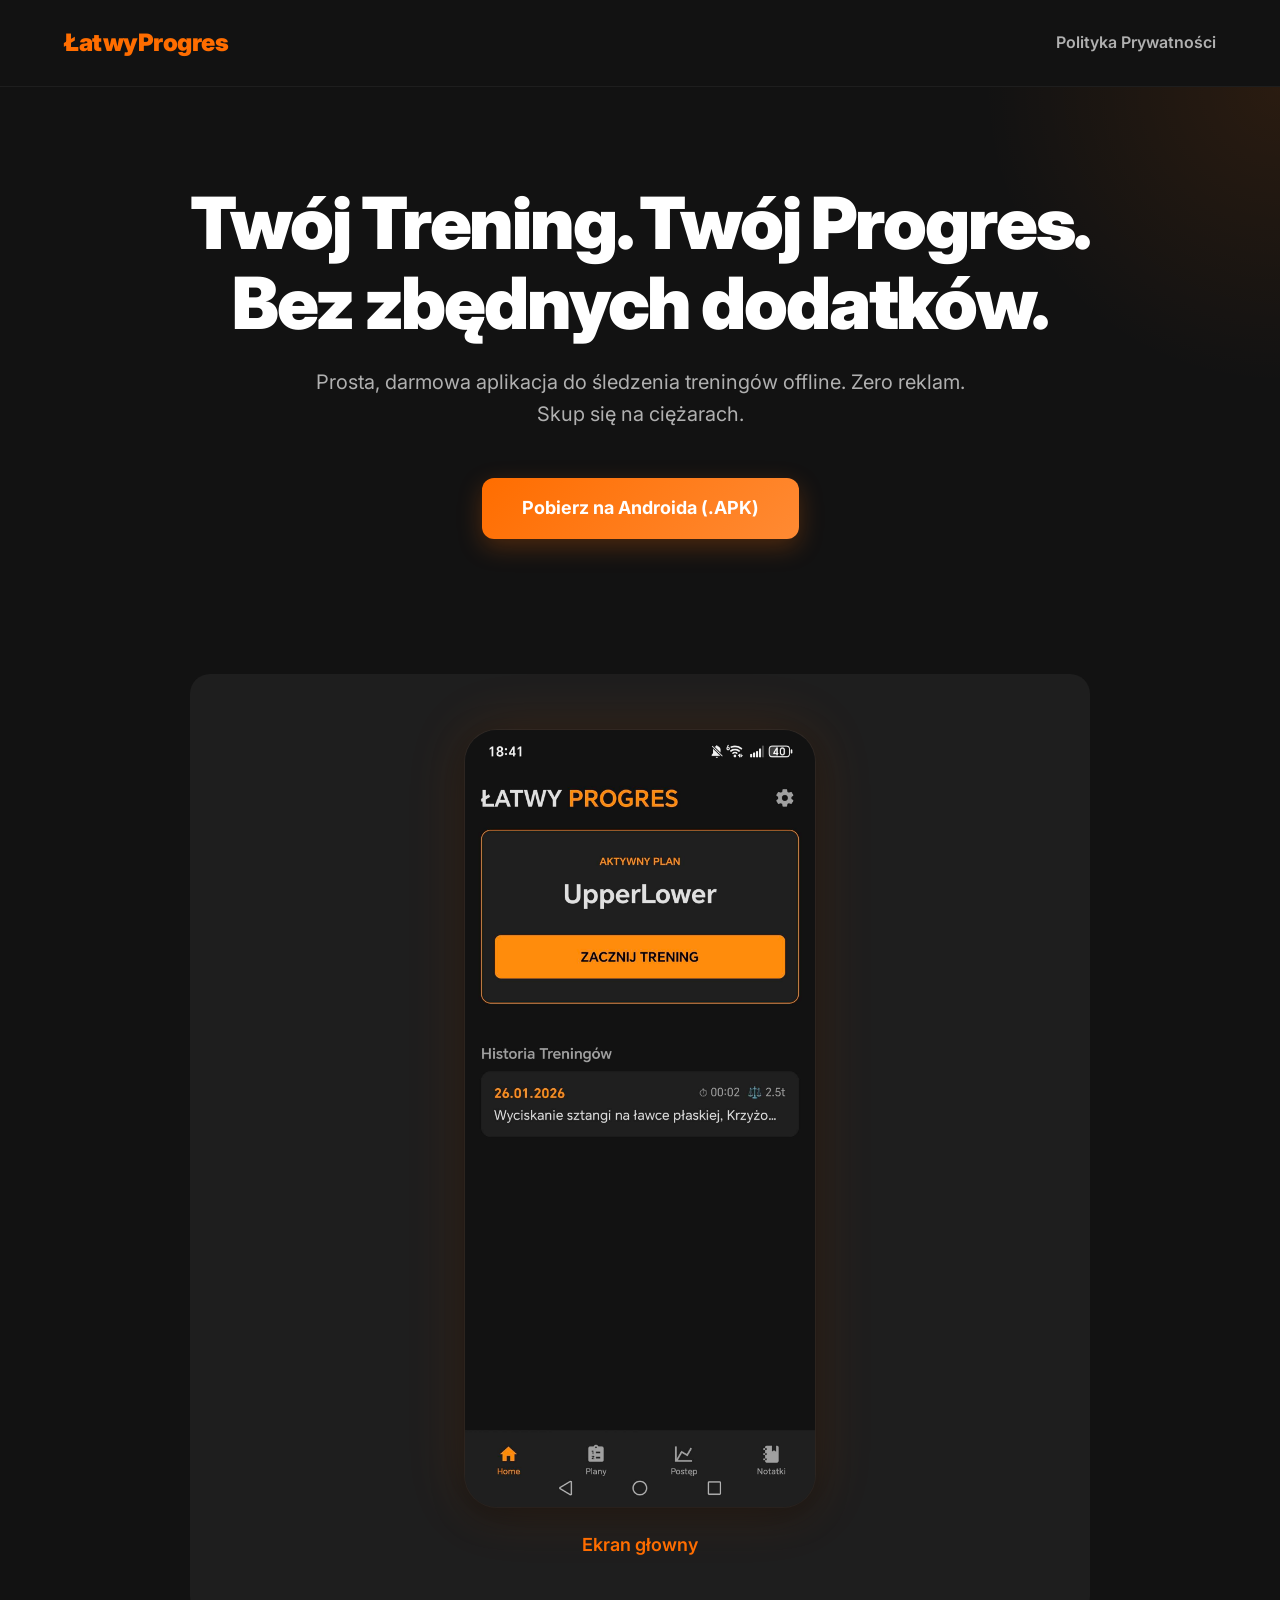
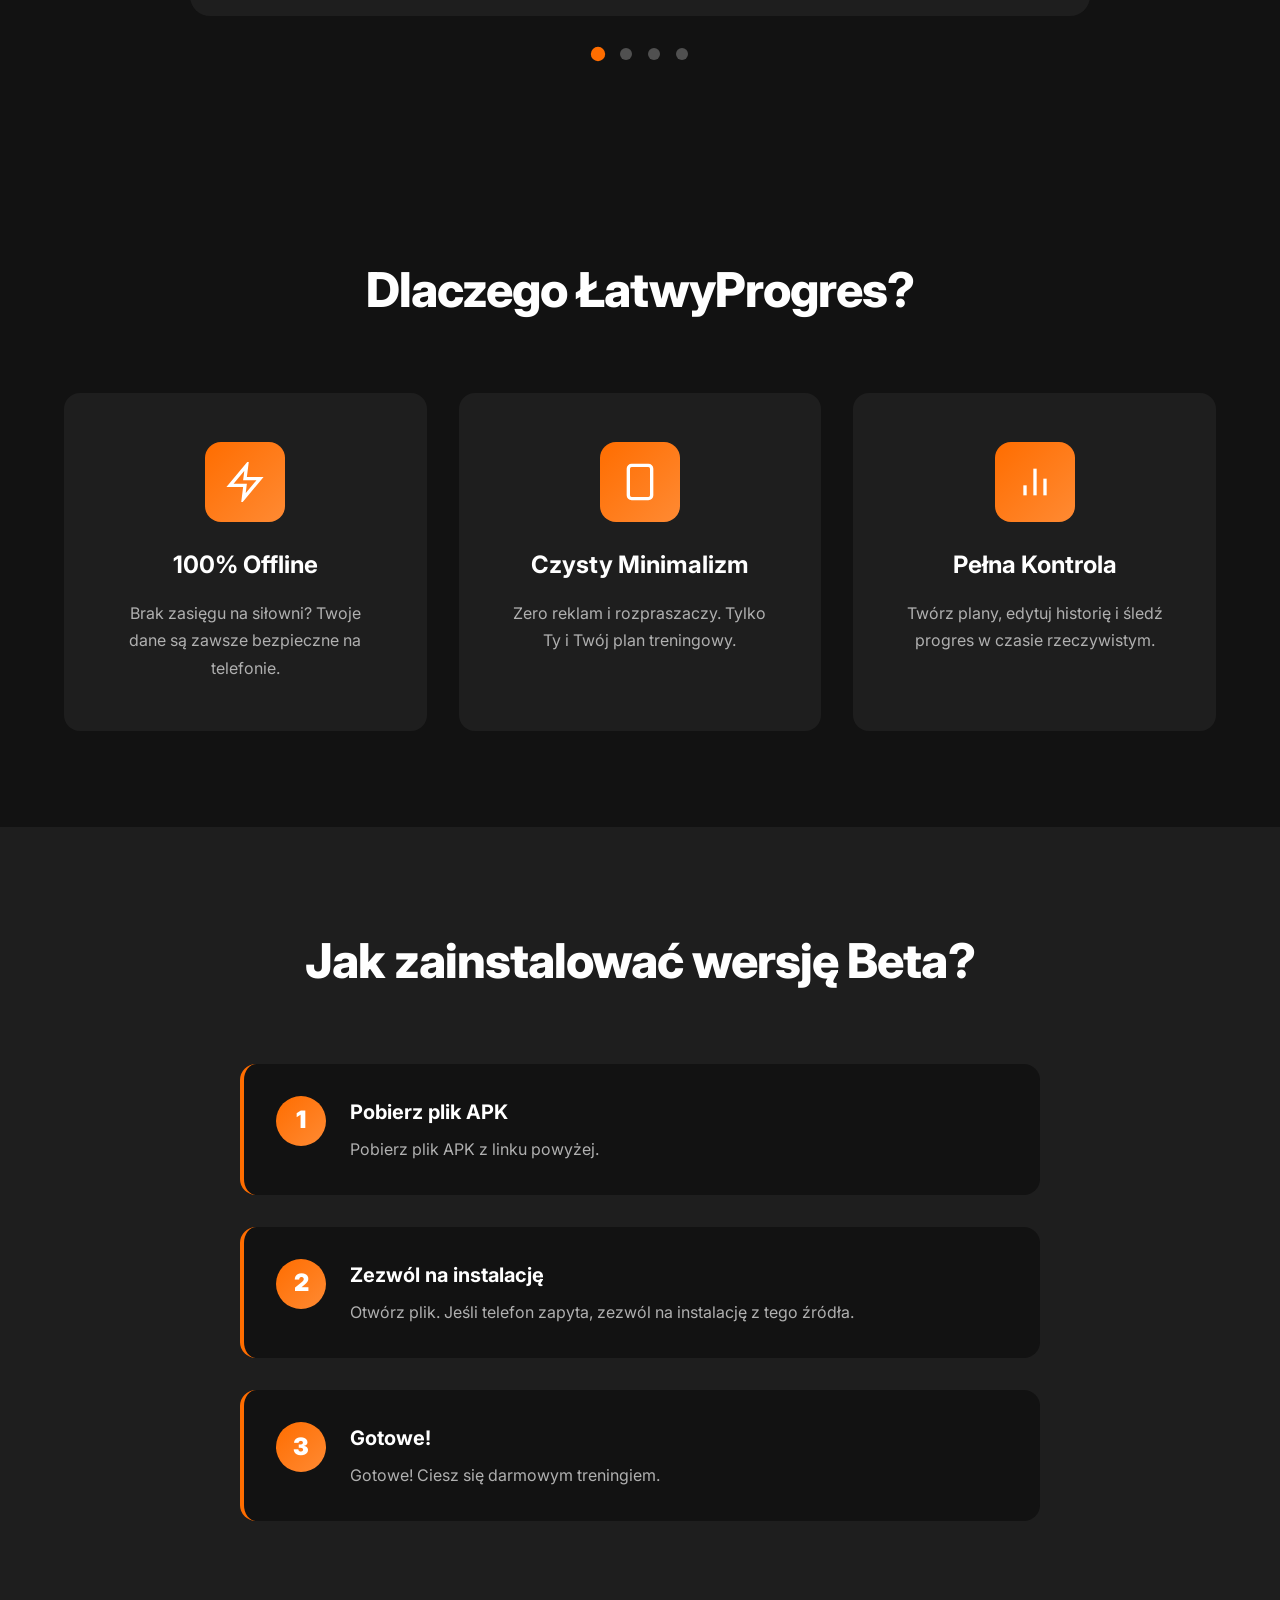
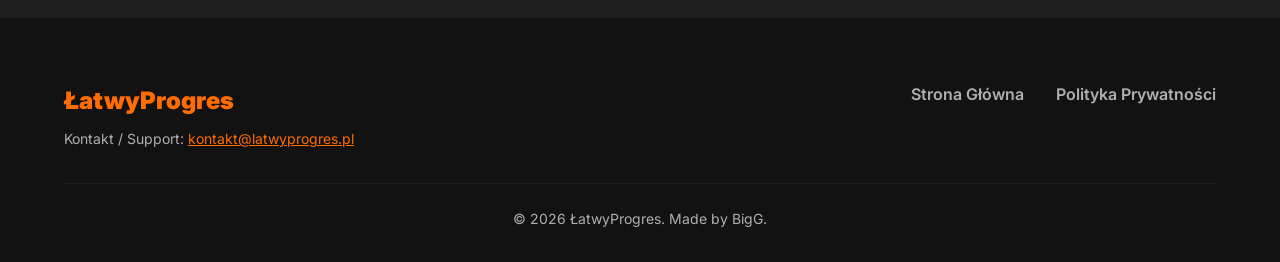
<file: index.html>
<!DOCTYPE html>
<html lang="pl">
<head>
    <meta charset="UTF-8">
    <meta name="viewport" content="width=device-width, initial-scale=1.0">
    <meta name="description" content="ŁatwyProgres - Prosta, darmowa aplikacja do śledzenia treningów offline. Zero reklam.">
    <title>ŁatwyProgres - Twoja Aplikacja Treningowa</title>
    <link rel="stylesheet" href="style.css">
    <link href="https://fonts.googleapis.com/css2?family=Inter:wght@400;600;700;800;900&display=swap" rel="stylesheet">
</head>
<body>
    <header class="header">
        <nav class="nav container">
            <div class="logo">ŁatwyProgres</div>
            <ul class="nav-links">
                <li><a href="privacy.html">Polityka Prywatności</a></li>
            </ul>
        </nav>
    </header>

    <section class="hero">
        <div class="container">
            <div class="hero-content">
                <h1 class="hero-title fade-in">Twój Trening. Twój Progres.<br>Bez zbędnych dodatków.</h1>
                <p class="hero-subtitle fade-in">Prosta, darmowa aplikacja do śledzenia treningów offline. Zero reklam. Skup się na ciężarach.</p>
                <a href="https://github.com/xgregorgrand/LatwyProgres/releases/download/v0.3-beta/LatwyProgres-v0.3beta.apk" class="btn btn-primary fade-in">Pobierz na Androida (.APK)</a>

                <div class="screenshots-carousel fade-in">
                    <div class="carousel-container">
                        <div class="carousel-track">
                            <div class="screenshot-item">
                                <img src="screen4.jpg" alt="Ekran główny ŁatwyProgres z planem treningowym" loading="lazy">
                                <p class="screenshot-caption">Ekran głowny</p>
                            </div>
                            <div class="screenshot-item">
                                <img src="screen1.jpg" alt="Dodawanie ćwiczeń w ŁatwyProgres" loading="lazy">
                                <p class="screenshot-caption">Dodawanie Ćwiczeń</p>
                            </div>
                            <div class="screenshot-item">
                                <img src="screen3.jpg" alt="Podsumowanie treningu ŁatwyProgres" loading="lazy">
                                <p class="screenshot-caption">Podsumowanie Treningu</p>
                            </div>
                            <div class="screenshot-item">
                                <img src="screen2.jpg" alt="Ekran treningowy ŁatwyProgres - aktywny trening" loading="lazy">
                                <p class="screenshot-caption">Aktywny Trening</p>
                            </div>
                        </div>
                    </div>
                    <div class="carousel-dots">
                        <span class="dot active" data-index="0"></span>
                        <span class="dot" data-index="1"></span>
                        <span class="dot" data-index="2"></span>
                        <span class="dot" data-index="3"></span>
                    </div>
                </div>
            </div>
        </div>
    </section>

    <section class="features section">
        <div class="container">
            <h2 class="section-title">Dlaczego ŁatwyProgres?</h2>
            <div class="features-grid">
                <div class="feature-card fade-in-scroll">
                    <div class="feature-icon">
                        <svg width="40" height="40" viewBox="0 0 24 24" fill="none" stroke="currentColor" stroke-width="2">
                            <polygon points="13 2 3 14 12 14 11 22 21 10 12 10 13 2"/>
                        </svg>
                    </div>
                    <h3 class="feature-title">100% Offline</h3>
                    <p class="feature-desc">Brak zasięgu na siłowni? Twoje dane są zawsze bezpieczne na telefonie.</p>
                </div>

                <div class="feature-card fade-in-scroll">
                    <div class="feature-icon">
                        <svg width="40" height="40" viewBox="0 0 24 24" fill="none" stroke="currentColor" stroke-width="2">
                            <rect x="5" y="2" width="14" height="20" rx="2"/>
                            <line x1="12" y1="18" x2="12" y2="18"/>
                        </svg>
                    </div>
                    <h3 class="feature-title">Czysty Minimalizm</h3>
                    <p class="feature-desc">Zero reklam i rozpraszaczy. Tylko Ty i Twój plan treningowy.</p>
                </div>

                <div class="feature-card fade-in-scroll">
                    <div class="feature-icon">
                        <svg width="40" height="40" viewBox="0 0 24 24" fill="none" stroke="currentColor" stroke-width="2">
                            <line x1="18" y1="20" x2="18" y2="10"/>
                            <line x1="12" y1="20" x2="12" y2="4"/>
                            <line x1="6" y1="20" x2="6" y2="14"/>
                        </svg>
                    </div>
                    <h3 class="feature-title">Pełna Kontrola</h3>
                    <p class="feature-desc">Twórz plany, edytuj historię i śledź progres w czasie rzeczywistym.</p>
                </div>
            </div>
        </div>
    </section>

    <section class="installation section">
        <div class="container">
            <h2 class="section-title">Jak zainstalować wersję Beta?</h2>
            <div class="install-steps">
                <div class="install-step fade-in-scroll">
                    <div class="step-number">1</div>
                    <div class="step-content">
                        <h3>Pobierz plik APK</h3>
                        <p>Pobierz plik APK z linku powyżej.</p>
                    </div>
                </div>

                <div class="install-step fade-in-scroll">
                    <div class="step-number">2</div>
                    <div class="step-content">
                        <h3>Zezwól na instalację</h3>
                        <p>Otwórz plik. Jeśli telefon zapyta, zezwól na instalację z tego źródła.</p>
                    </div>
                </div>

                <div class="install-step fade-in-scroll">
                    <div class="step-number">3</div>
                    <div class="step-content">
                        <h3>Gotowe!</h3>
                        <p>Gotowe! Ciesz się darmowym treningiem.</p>
                    </div>
                </div>
            </div>
        </div>
    </section>

    <footer class="footer">
        <div class="container">
            <div class="footer-content">
                <div class="footer-info">
                    <p class="footer-brand">ŁatwyProgres</p>
                    <p class="footer-contact">Kontakt / Support: <a href="mailto:kontakt@latwyprogres.pl">kontakt@latwyprogres.pl</a></p>
                </div>
                <div class="footer-links">
                    <a href="index.html">Strona Główna</a>
                    <a href="privacy.html">Polityka Prywatności</a>
                </div>
            </div>
            <p class="footer-copyright">© 2026 ŁatwyProgres. Made by BigG.</p>
        </div>
    </footer>

    <script>
        const observerOptions = {
            threshold: 0.15,
            rootMargin: '0px 0px -50px 0px'
        };

        const observer = new IntersectionObserver((entries) => {
            entries.forEach(entry => {
                if (entry.isIntersecting) {
                    entry.target.classList.add('visible');
                }
            });
        }, observerOptions);

        document.querySelectorAll('.fade-in-scroll').forEach(el => {
            observer.observe(el);
        });

        const track = document.querySelector('.carousel-track');
        const dots = document.querySelectorAll('.dot');
        const screenshots = document.querySelectorAll('.screenshot-item');
        let currentIndex = 0;
        let autoplayInterval;

        function updateCarousel(index) {
            currentIndex = index;
            const offset = -index * 100;
            track.style.transform = `translateX(${offset}%)`;

            dots.forEach((dot, i) => {
                dot.classList.toggle('active', i === index);
            });
        }

        function nextSlide() {
            const nextIndex = (currentIndex + 1) % screenshots.length;
            updateCarousel(nextIndex);
        }

        function startAutoplay() {
            autoplayInterval = setInterval(nextSlide, 4000);
        }

        function stopAutoplay() {
            clearInterval(autoplayInterval);
        }

        dots.forEach(dot => {
            dot.addEventListener('click', () => {
                const index = parseInt(dot.getAttribute('data-index'));
                updateCarousel(index);
                stopAutoplay();
                startAutoplay();
            });
        });

        let touchStartX = 0;
        let touchEndX = 0;

        const carouselContainer = document.querySelector('.carousel-container');

        carouselContainer.addEventListener('touchstart', (e) => {
            touchStartX = e.changedTouches[0].screenX;
            stopAutoplay();
        });

        carouselContainer.addEventListener('touchend', (e) => {
            touchEndX = e.changedTouches[0].screenX;
            handleSwipe();
            startAutoplay();
        });

        function handleSwipe() {
            const swipeThreshold = 50;
            const diff = touchStartX - touchEndX;

            if (Math.abs(diff) > swipeThreshold) {
                if (diff > 0) {
                    const nextIndex = (currentIndex + 1) % screenshots.length;
                    updateCarousel(nextIndex);
                } else {
                    const prevIndex = (currentIndex - 1 + screenshots.length) % screenshots.length;
                    updateCarousel(prevIndex);
                }
            }
        }

        startAutoplay();

        carouselContainer.addEventListener('mouseenter', stopAutoplay);
        carouselContainer.addEventListener('mouseleave', startAutoplay);
    </script>
</body>
</html>
</file>
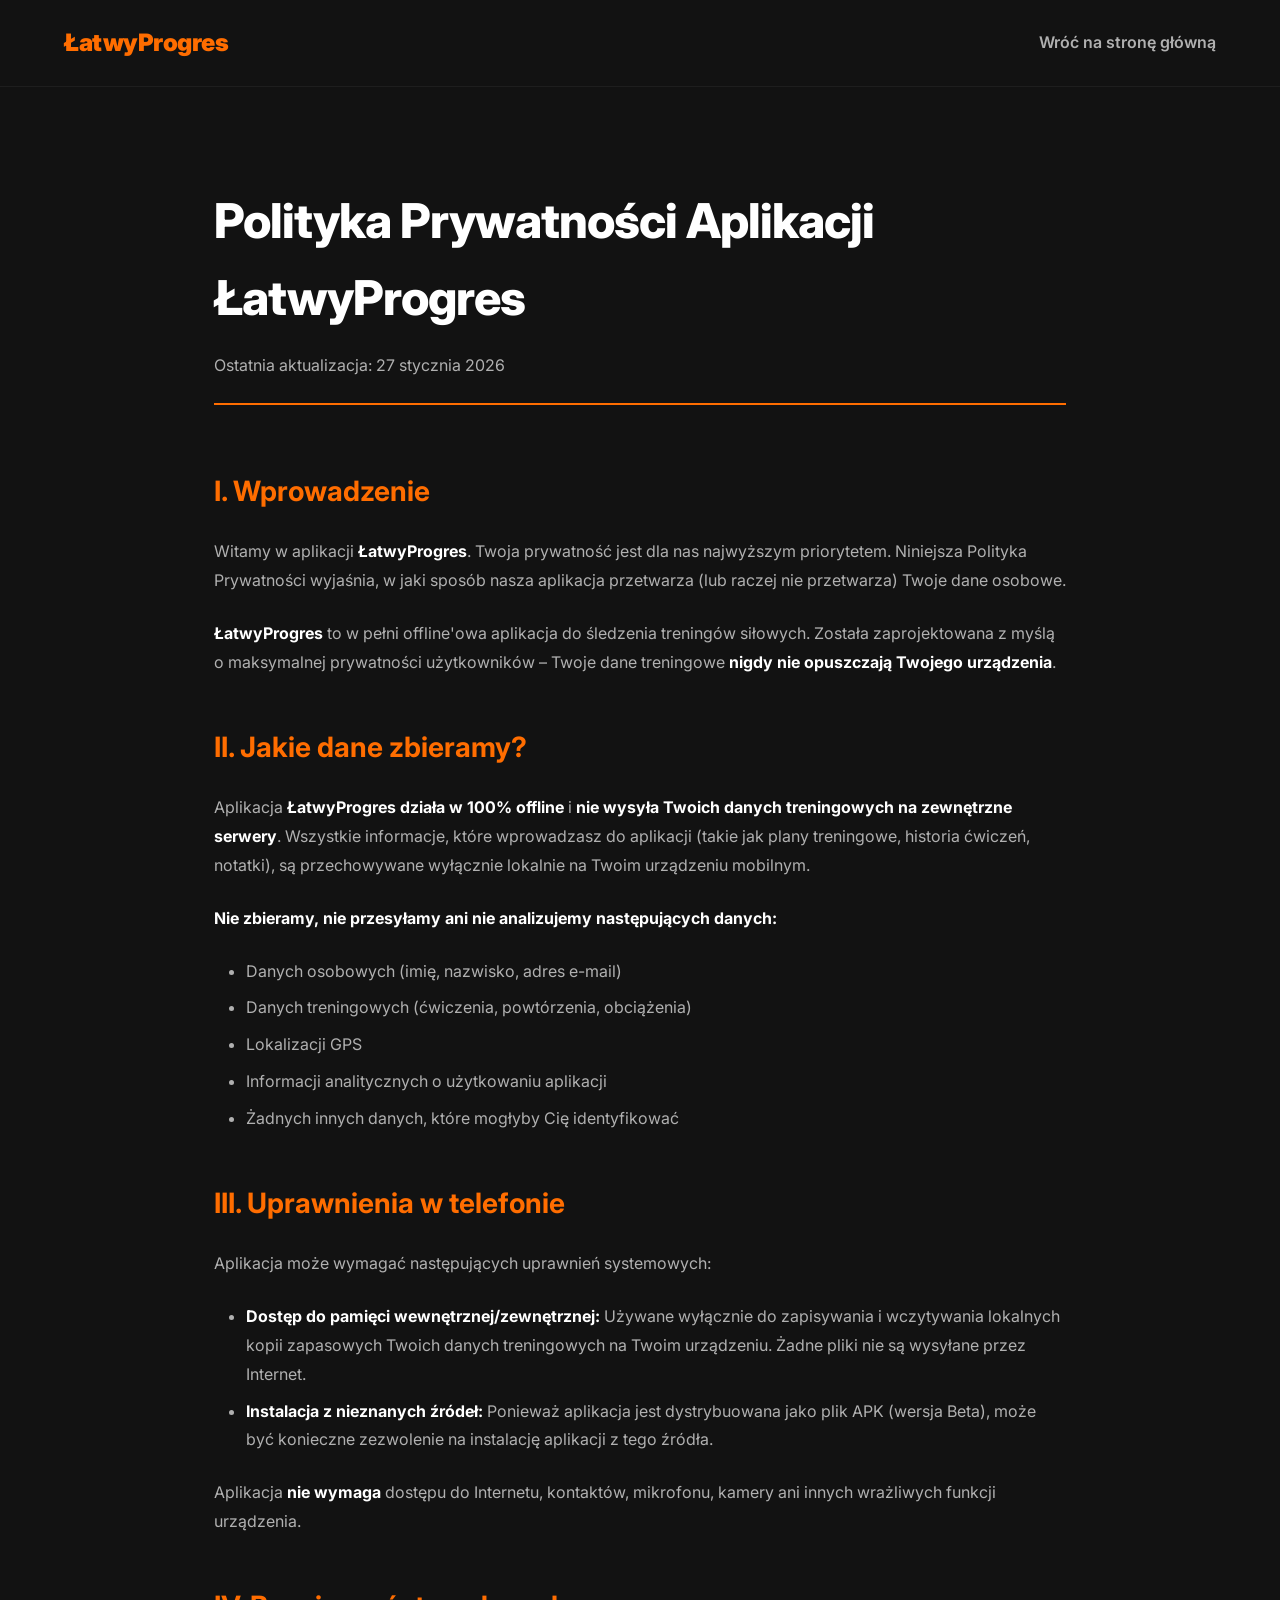
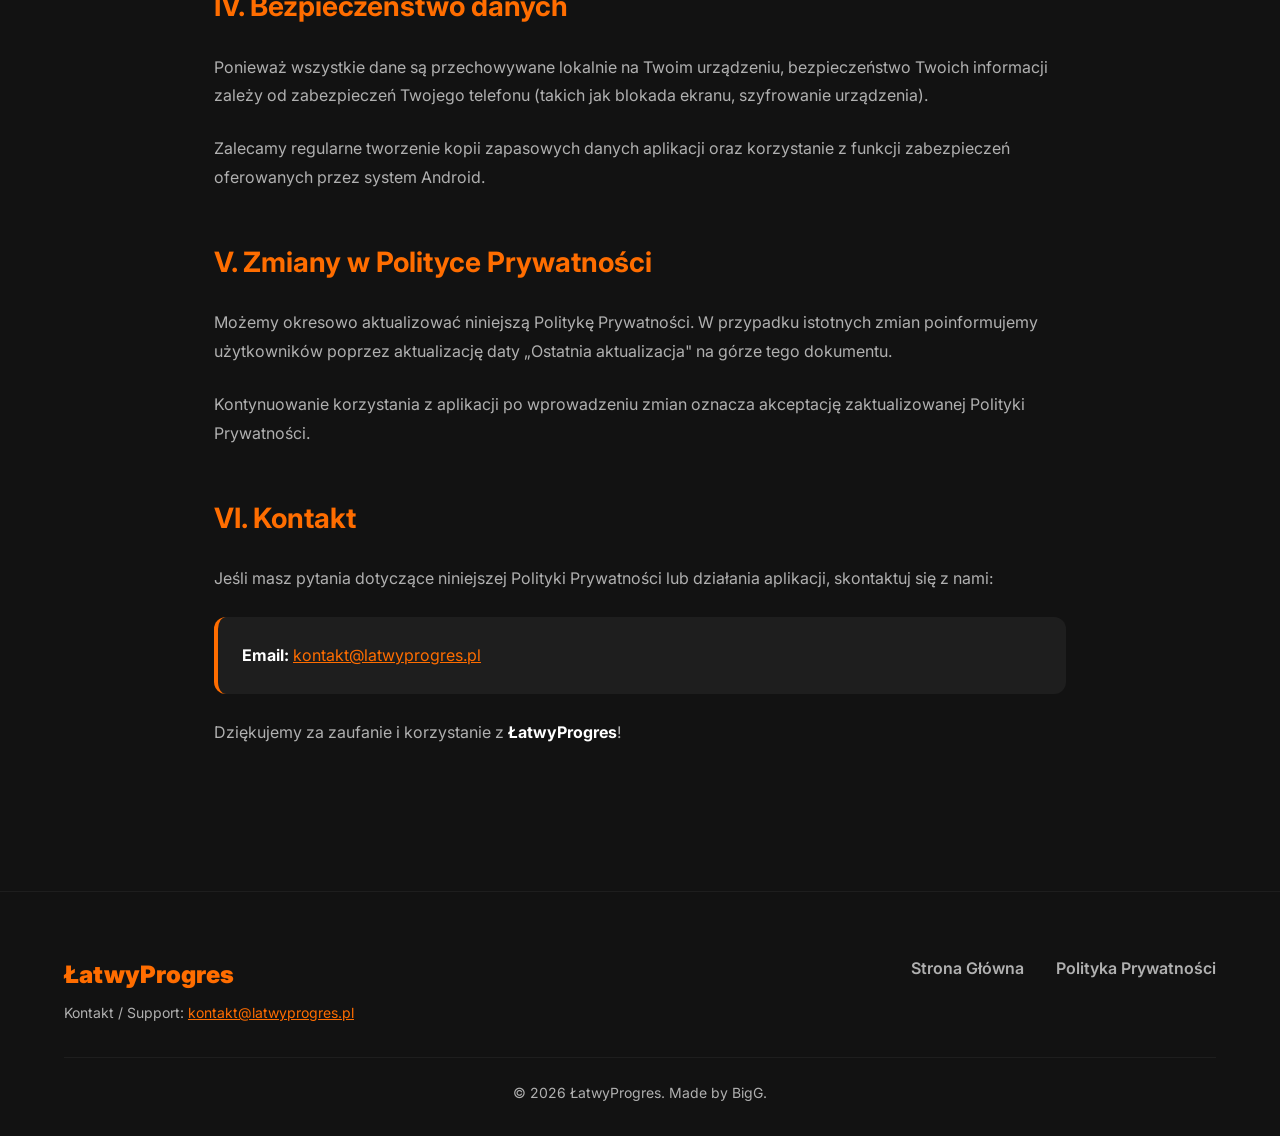
<file: privacy.html>
<!DOCTYPE html>
<html lang="pl">
<head>
    <meta charset="UTF-8">
    <meta name="viewport" content="width=device-width, initial-scale=1.0">
    <meta name="description" content="Polityka Prywatności aplikacji ŁatwyProgres">
    <title>Polityka Prywatności - ŁatwyProgres</title>
    <link rel="stylesheet" href="style.css">
    <link href="https://fonts.googleapis.com/css2?family=Inter:wght@400;600;700;800;900&display=swap" rel="stylesheet">
</head>
<body>
    <header class="header">
        <nav class="nav container">
            <div class="logo">ŁatwyProgres</div>
            <ul class="nav-links">
                <li><a href="index.html">Wróć na stronę główną</a></li>
            </ul>
        </nav>
    </header>

    <main class="privacy-page">
        <div class="container privacy-container">
            <h1 class="privacy-title">Polityka Prywatności Aplikacji ŁatwyProgres</h1>
            <p class="privacy-updated">Ostatnia aktualizacja: 27 stycznia 2026</p>

            <section class="privacy-section">
                <h2>I. Wprowadzenie</h2>
                <p>
                    Witamy w aplikacji <strong>ŁatwyProgres</strong>. Twoja prywatność jest dla nas najwyższym priorytetem. 
                    Niniejsza Polityka Prywatności wyjaśnia, w jaki sposób nasza aplikacja przetwarza (lub raczej nie przetwarza) 
                    Twoje dane osobowe.
                </p>
                <p>
                    <strong>ŁatwyProgres</strong> to w pełni offline'owa aplikacja do śledzenia treningów siłowych. 
                    Została zaprojektowana z myślą o maksymalnej prywatności użytkowników – Twoje dane treningowe 
                    <strong>nigdy nie opuszczają Twojego urządzenia</strong>.
                </p>
            </section>

            <section class="privacy-section">
                <h2>II. Jakie dane zbieramy?</h2>
                <p>
                    Aplikacja <strong>ŁatwyProgres działa w 100% offline</strong> i <strong>nie wysyła Twoich danych 
                    treningowych na zewnętrzne serwery</strong>. Wszystkie informacje, które wprowadzasz do aplikacji 
                    (takie jak plany treningowe, historia ćwiczeń, notatki), są przechowywane wyłącznie lokalnie 
                    na Twoim urządzeniu mobilnym.
                </p>
                <p>
                    <strong>Nie zbieramy, nie przesyłamy ani nie analizujemy następujących danych:</strong>
                </p>
                <ul>
                    <li>Danych osobowych (imię, nazwisko, adres e-mail)</li>
                    <li>Danych treningowych (ćwiczenia, powtórzenia, obciążenia)</li>
                    <li>Lokalizacji GPS</li>
                    <li>Informacji analitycznych o użytkowaniu aplikacji</li>
                    <li>Żadnych innych danych, które mogłyby Cię identyfikować</li>
                </ul>
            </section>

            <section class="privacy-section">
                <h2>III. Uprawnienia w telefonie</h2>
                <p>
                    Aplikacja może wymagać następujących uprawnień systemowych:
                </p>
                <ul>
                    <li>
                        <strong>Dostęp do pamięci wewnętrznej/zewnętrznej:</strong> Używane wyłącznie do zapisywania 
                        i wczytywania lokalnych kopii zapasowych Twoich danych treningowych na Twoim urządzeniu. 
                        Żadne pliki nie są wysyłane przez Internet.
                    </li>
                    <li>
                        <strong>Instalacja z nieznanych źródeł:</strong> Ponieważ aplikacja jest dystrybuowana jako 
                        plik APK (wersja Beta), może być konieczne zezwolenie na instalację aplikacji z tego źródła.
                    </li>
                </ul>
                <p>
                    Aplikacja <strong>nie wymaga</strong> dostępu do Internetu, kontaktów, mikrofonu, kamery ani innych 
                    wrażliwych funkcji urządzenia.
                </p>
            </section>

            <section class="privacy-section">
                <h2>IV. Bezpieczeństwo danych</h2>
                <p>
                    Ponieważ wszystkie dane są przechowywane lokalnie na Twoim urządzeniu, bezpieczeństwo Twoich 
                    informacji zależy od zabezpieczeń Twojego telefonu (takich jak blokada ekranu, szyfrowanie urządzenia).
                </p>
                <p>
                    Zalecamy regularne tworzenie kopii zapasowych danych aplikacji oraz korzystanie z funkcji 
                    zabezpieczeń oferowanych przez system Android.
                </p>
            </section>

            <section class="privacy-section">
                <h2>V. Zmiany w Polityce Prywatności</h2>
                <p>
                    Możemy okresowo aktualizować niniejszą Politykę Prywatności. W przypadku istotnych zmian 
                    poinformujemy użytkowników poprzez aktualizację daty „Ostatnia aktualizacja" na górze tego dokumentu.
                </p>
                <p>
                    Kontynuowanie korzystania z aplikacji po wprowadzeniu zmian oznacza akceptację zaktualizowanej 
                    Polityki Prywatności.
                </p>
            </section>

            <section class="privacy-section">
                <h2>VI. Kontakt</h2>
                <p>
                    Jeśli masz pytania dotyczące niniejszej Polityki Prywatności lub działania aplikacji, 
                    skontaktuj się z nami:
                </p>
                <p class="contact-info">
                    <strong>Email:</strong> <a href="mailto:kontakt@latwyprogres.pl">kontakt@latwyprogres.pl</a>
                </p>
                <p>
                    Dziękujemy za zaufanie i korzystanie z <strong>ŁatwyProgres</strong>!
                </p>
            </section>
        </div>
    </main>

    <footer class="footer">
        <div class="container">
            <div class="footer-content">
                <div class="footer-info">
                    <p class="footer-brand">ŁatwyProgres</p>
                    <p class="footer-contact">Kontakt / Support: <a href="mailto:kontakt@latwyprogres.pl">kontakt@latwyprogres.pl</a></p>
                </div>
                <div class="footer-links">
                    <a href="index.html">Strona Główna</a>
                    <a href="privacy.html">Polityka Prywatności</a>
                </div>
            </div>
            <p class="footer-copyright">© 2026 ŁatwyProgres. Made by BigG.</p>
        </div>
    </footer>
</body>
</html>
</file>
<file: style.css>
*, *::before, *::after {
    margin: 0;
    padding: 0;
    box-sizing: border-box;
}

:root {
    --color-bg-primary: #121212;
    --color-bg-secondary: #1E1E1E;
    --color-text-primary: #FFFFFF;
    --color-text-secondary: #B0B0B0;
    --color-accent-orange: #FF6D00;
    --color-accent-orange-hover: #FF8A33;
    --color-accent-orange-light: rgba(255, 109, 0, 0.1);

    --font-family: 'Inter', -apple-system, BlinkMacSystemFont, 'Segoe UI', Roboto, sans-serif;
    --font-weight-regular: 400;
    --font-weight-semibold: 600;
    --font-weight-bold: 700;
    --font-weight-extrabold: 800;
    --font-weight-black: 900;

    --spacing-xs: 0.5rem;
    --spacing-sm: 1rem;
    --spacing-md: 1.5rem;
    --spacing-lg: 2rem;
    --spacing-xl: 3rem;
    --spacing-2xl: 4rem;
    --spacing-3xl: 6rem;

    --radius-sm: 8px;
    --radius-md: 12px;
    --radius-lg: 16px;
    --radius-xl: 20px;
    --radius-2xl: 32px;

    --transition-fast: 0.2s ease;
    --transition-normal: 0.3s ease;
    --transition-slow: 0.5s ease;

    --shadow-sm: 0 2px 8px rgba(0, 0, 0, 0.2);
    --shadow-md: 0 4px 16px rgba(0, 0, 0, 0.3);
    --shadow-lg: 0 8px 32px rgba(0, 0, 0, 0.4);
    --shadow-orange: 0 8px 24px rgba(255, 109, 0, 0.25);
    --shadow-orange-hover: 0 12px 32px rgba(255, 109, 0, 0.35);
}

html {
    scroll-behavior: smooth;
    -webkit-font-smoothing: antialiased;
    -moz-osx-font-smoothing: grayscale;
}

body {
    font-family: var(--font-family);
    background-color: var(--color-bg-primary);
    color: var(--color-text-primary);
    line-height: 1.6;
    overflow-x: hidden;
}

img {
    max-width: 100%;
    height: auto;
    display: block;
}

a {
    color: inherit;
    text-decoration: none;
    transition: color var(--transition-fast);
}

ul {
    list-style: none;
}

.container {
    width: 100%;
    max-width: 1200px;
    margin: 0 auto;
    padding: 0 var(--spacing-md);
}

.section {
    padding: var(--spacing-3xl) 0;
}

.section-title {
    font-size: clamp(2rem, 4vw, 3rem);
    font-weight: var(--font-weight-extrabold);
    text-align: center;
    margin-bottom: var(--spacing-2xl);
    letter-spacing: -0.02em;
}

@keyframes fadeInUp {
    from {
        opacity: 0;
        transform: translateY(30px);
    }
    to {
        opacity: 1;
        transform: translateY(0);
    }
}

@keyframes float {
    0%, 100% {
        transform: translateY(0);
    }
    50% {
        transform: translateY(-15px);
    }
}

.fade-in {
    animation: fadeInUp 1s ease forwards;
}

.fade-in-scroll {
    opacity: 0;
    transform: translateY(30px);
    transition: opacity 0.6s ease, transform 0.6s ease;
}

.fade-in-scroll.visible {
    opacity: 1;
    transform: translateY(0);
}

.header {
    background-color: var(--color-bg-primary);
    padding: var(--spacing-md) 0;
    position: sticky;
    top: 0;
    z-index: 1000;
    border-bottom: 1px solid rgba(255, 255, 255, 0.05);
    backdrop-filter: blur(10px);
}

.nav {
    display: flex;
    justify-content: space-between;
    align-items: center;
}

.logo {
    font-size: 1.5rem;
    font-weight: var(--font-weight-black);
    color: var(--color-accent-orange);
    letter-spacing: -0.02em;
}

.nav-links {
    display: flex;
    gap: var(--spacing-lg);
}

.nav-links a {
    font-weight: var(--font-weight-semibold);
    color: var(--color-text-secondary);
    transition: color var(--transition-fast);
}

.nav-links a:hover {
    color: var(--color-accent-orange);
}

.btn {
    display: inline-block;
    padding: 16px 40px;
    font-size: 1.125rem;
    font-weight: var(--font-weight-bold);
    border-radius: var(--radius-md);
    transition: all var(--transition-normal);
    cursor: pointer;
    border: none;
    text-align: center;
}

.btn-primary {
    background: linear-gradient(135deg, var(--color-accent-orange) 0%, #FF8A33 100%);
    color: var(--color-text-primary);
    box-shadow: var(--shadow-orange);
    position: relative;
    overflow: hidden;
}

.btn-primary::before {
    content: '';
    position: absolute;
    top: 0;
    left: -100%;
    width: 100%;
    height: 100%;
    background: linear-gradient(90deg, transparent, rgba(255, 255, 255, 0.2), transparent);
    transition: left var(--transition-slow);
}

.btn-primary:hover {
    transform: translateY(-2px);
    box-shadow: var(--shadow-orange-hover);
}

.btn-primary:hover::before {
    left: 100%;
}

.btn-primary:active {
    transform: translateY(0);
}

.hero {
    min-height: 100vh;
    display: flex;
    align-items: center;
    justify-content: center;
    text-align: center;
    padding: var(--spacing-3xl) var(--spacing-md);
    position: relative;
    overflow: hidden;
}

.hero::before {
    content: '';
    position: absolute;
    width: 600px;
    height: 600px;
    background: radial-gradient(circle, var(--color-accent-orange-light) 0%, transparent 70%);
    top: -300px;
    right: -300px;
    border-radius: 50%;
    pointer-events: none;
}

.hero-content {
    position: relative;
    z-index: 2;
    max-width: 1100px;
    margin: 0 auto;
}

.hero-title {
    font-size: clamp(2.5rem, 6vw, 4.5rem);
    font-weight: var(--font-weight-black);
    margin-bottom: var(--spacing-md);
    line-height: 1.1;
    letter-spacing: -0.03em;
}

.hero-subtitle {
    font-size: clamp(1rem, 2vw, 1.25rem);
    color: var(--color-text-secondary);
    margin-bottom: var(--spacing-xl);
    line-height: 1.6;
    max-width: 700px;
    margin-left: auto;
    margin-right: auto;
}

.hero .btn-primary {
    margin-bottom: var(--spacing-2xl);
}

.screenshots-carousel {
    margin-top: var(--spacing-2xl);
    max-width: 900px;
    margin-left: auto;
    margin-right: auto;
}

.carousel-container {
    position: relative;
    overflow: hidden;
    border-radius: var(--radius-xl);
    background: var(--color-bg-secondary);
    padding: var(--spacing-lg);
}

.carousel-track {
    display: flex;
    transition: transform 0.6s cubic-bezier(0.4, 0, 0.2, 1);
}

.screenshot-item {
    min-width: 100%;
    display: flex;
    flex-direction: column;
    align-items: center;
    padding: var(--spacing-md);
}

.screenshot-item img {
    width: 100%;
    max-width: 350px;
    height: auto;
    border-radius: var(--radius-2xl);
    box-shadow: 
        var(--shadow-lg),
        0 0 0 1px rgba(255, 255, 255, 0.05),
        0 0 60px rgba(255, 109, 0, 0.15);
    transition: transform var(--transition-normal);
}

.screenshot-item:hover img {
    transform: scale(1.02);
}

.screenshot-caption {
    margin-top: var(--spacing-md);
    font-size: 1.125rem;
    font-weight: var(--font-weight-semibold);
    color: var(--color-accent-orange);
    text-align: center;
}

.carousel-dots {
    display: flex;
    justify-content: center;
    gap: var(--spacing-sm);
    margin-top: var(--spacing-lg);
}

.dot {
    width: 12px;
    height: 12px;
    border-radius: 50%;
    background: var(--color-text-secondary);
    cursor: pointer;
    transition: all var(--transition-normal);
    opacity: 0.4;
}

.dot.active {
    background: var(--color-accent-orange);
    opacity: 1;
    transform: scale(1.2);
}

.dot:hover {
    opacity: 0.8;
}

.features {
    background: var(--color-bg-primary);
}

.features-grid {
    display: grid;
    grid-template-columns: repeat(auto-fit, minmax(280px, 1fr));
    gap: var(--spacing-lg);
}

.feature-card {
    background: var(--color-bg-secondary);
    padding: var(--spacing-xl);
    border-radius: var(--radius-lg);
    text-align: center;
    transition: all var(--transition-normal);
    border: 1px solid transparent;
}

.feature-card:hover {
    transform: translateY(-8px);
    border-color: var(--color-accent-orange);
    box-shadow: 0 12px 40px rgba(255, 109, 0, 0.15);
}

.feature-icon {
    width: 80px;
    height: 80px;
    background: linear-gradient(135deg, var(--color-accent-orange) 0%, #FF8A33 100%);
    border-radius: var(--radius-lg);
    display: flex;
    align-items: center;
    justify-content: center;
    margin: 0 auto var(--spacing-md);
    color: var(--color-text-primary);
}

.feature-title {
    font-size: 1.5rem;
    font-weight: var(--font-weight-bold);
    margin-bottom: var(--spacing-sm);
}

.feature-desc {
    color: var(--color-text-secondary);
    line-height: 1.7;
}

.installation {
    background: var(--color-bg-secondary);
}

.install-steps {
    max-width: 800px;
    margin: 0 auto;
    display: flex;
    flex-direction: column;
    gap: var(--spacing-lg);
}

.install-step {
    background: var(--color-bg-primary);
    padding: var(--spacing-lg);
    border-radius: var(--radius-lg);
    display: flex;
    align-items: flex-start;
    gap: var(--spacing-md);
    border-left: 4px solid var(--color-accent-orange);
    transition: all var(--transition-normal);
}

.install-step:hover {
    transform: translateX(8px);
    box-shadow: var(--shadow-md);
}

.step-number {
    width: 50px;
    height: 50px;
    background: linear-gradient(135deg, var(--color-accent-orange) 0%, #FF8A33 100%);
    border-radius: 50%;
    display: flex;
    align-items: center;
    justify-content: center;
    font-size: 1.5rem;
    font-weight: var(--font-weight-black);
    flex-shrink: 0;
}

.step-content h3 {
    font-size: 1.25rem;
    font-weight: var(--font-weight-bold);
    margin-bottom: var(--spacing-xs);
}

.step-content p {
    color: var(--color-text-secondary);
    line-height: 1.7;
}

.privacy-page {
    padding: var(--spacing-3xl) 0;
    min-height: 70vh;
}

.privacy-container {
    max-width: 900px;
}

.privacy-title {
    font-size: clamp(2rem, 5vw, 3rem);
    font-weight: var(--font-weight-extrabold);
    margin-bottom: var(--spacing-sm);
    letter-spacing: -0.02em;
}

.privacy-updated {
    color: var(--color-text-secondary);
    font-size: 1rem;
    margin-bottom: var(--spacing-2xl);
    padding-bottom: var(--spacing-md);
    border-bottom: 2px solid var(--color-accent-orange);
}

.privacy-section {
    margin-bottom: var(--spacing-xl);
}

.privacy-section h2 {
    font-size: 1.75rem;
    font-weight: var(--font-weight-bold);
    margin-bottom: var(--spacing-md);
    color: var(--color-accent-orange);
}

.privacy-section p {
    margin-bottom: var(--spacing-md);
    line-height: 1.8;
    color: var(--color-text-secondary);
}

.privacy-section ul {
    list-style: disc;
    margin-left: var(--spacing-lg);
    margin-bottom: var(--spacing-md);
}

.privacy-section li {
    margin-bottom: var(--spacing-xs);
    line-height: 1.8;
    color: var(--color-text-secondary);
}

.privacy-section strong {
    color: var(--color-text-primary);
    font-weight: var(--font-weight-bold);
}

.contact-info {
    background: var(--color-bg-secondary);
    padding: var(--spacing-md);
    border-radius: var(--radius-md);
    border-left: 4px solid var(--color-accent-orange);
}

.contact-info a {
    color: var(--color-accent-orange);
    text-decoration: underline;
}

.contact-info a:hover {
    color: var(--color-accent-orange-hover);
}

.footer {
    background: var(--color-bg-primary);
    border-top: 1px solid rgba(255, 255, 255, 0.05);
    padding: var(--spacing-2xl) 0 var(--spacing-lg);
}

.footer-content {
    display: flex;
    justify-content: space-between;
    align-items: flex-start;
    margin-bottom: var(--spacing-lg);
    flex-wrap: wrap;
    gap: var(--spacing-lg);
}

.footer-brand {
    font-size: 1.5rem;
    font-weight: var(--font-weight-black);
    color: var(--color-accent-orange);
    margin-bottom: var(--spacing-xs);
}

.footer-contact {
    color: var(--color-text-secondary);
    font-size: 0.875rem;
}

.footer-contact a {
    color: var(--color-accent-orange);
    text-decoration: underline;
}

.footer-contact a:hover {
    color: var(--color-accent-orange-hover);
}

.footer-links {
    display: flex;
    gap: var(--spacing-lg);
}

.footer-links a {
    color: var(--color-text-secondary);
    font-weight: var(--font-weight-semibold);
    transition: color var(--transition-fast);
}

.footer-links a:hover {
    color: var(--color-accent-orange);
}

.footer-copyright {
    text-align: center;
    color: var(--color-text-secondary);
    font-size: 0.875rem;
    padding-top: var(--spacing-md);
    border-top: 1px solid rgba(255, 255, 255, 0.05);
}

@media (max-width: 768px) {
    :root {
        --spacing-3xl: 3rem;
        --spacing-2xl: 2.5rem;
    }

    .hero {
        padding: var(--spacing-2xl) var(--spacing-md);
    }

    .section {
        padding: var(--spacing-2xl) 0;
    }

    .nav-links {
        gap: var(--spacing-md);
    }

    .features-grid {
        grid-template-columns: 1fr;
    }

    .screenshot-item img {
        max-width: 280px;
    }

    .footer-content {
        flex-direction: column;
        text-align: center;
    }

    .footer-links {
        justify-content: center;
        flex-wrap: wrap;
    }

    .install-step {
        flex-direction: column;
        gap: var(--spacing-sm);
    }

    .carousel-container {
        padding: var(--spacing-sm);
    }

    .screenshot-item {
        padding: var(--spacing-sm);
    }
}

@media (max-width: 480px) {
    .logo {
        font-size: 1.25rem;
    }

    .nav-links a {
        font-size: 0.875rem;
    }

    .btn {
        padding: 14px 32px;
        font-size: 1rem;
    }

    .screenshot-item img {
        max-width: 240px;
    }

    .carousel-dots {
        gap: var(--spacing-xs);
    }

    .dot {
        width: 10px;
        height: 10px;
    }
}
</file>
